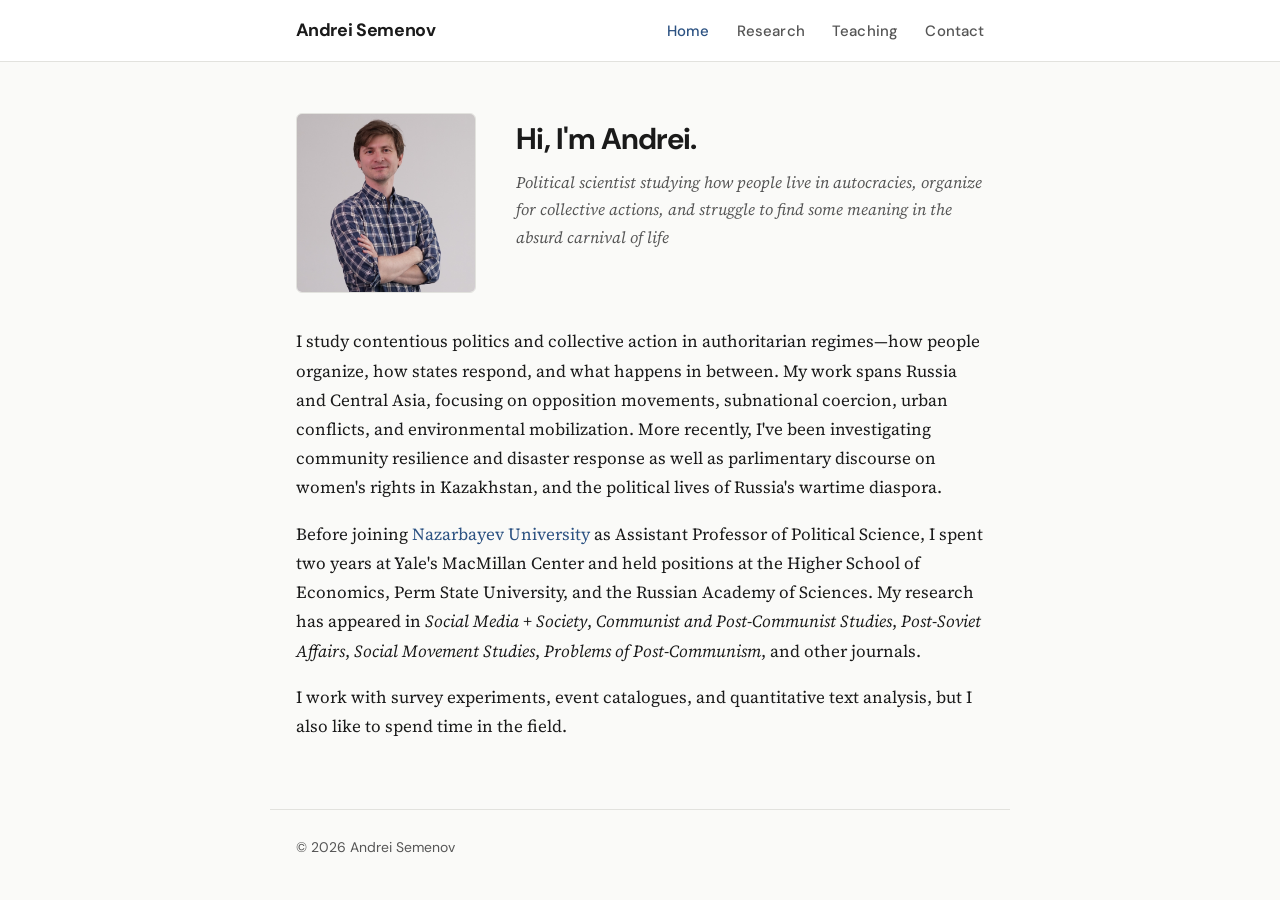
<file: index.html>
<!DOCTYPE html>
<html lang="en">
<head>
  <meta charset="UTF-8">
  <meta name="viewport" content="width=device-width, initial-scale=1.0">
  <title>Andrei Semenov | Political Scientist</title>
  <link rel="preconnect" href="https://fonts.googleapis.com">
  <link href="https://fonts.googleapis.com/css2?family=DM+Sans:wght@400;500;600;700&family=Source+Serif+4:ital,wght@0,400;0,600;1,400&display=swap" rel="stylesheet">
  <link rel="stylesheet" href="style.css">
</head>
<body>

<nav>
  <div class="nav-inner">
    <a href="index.html" class="nav-name">Andrei Semenov</a>
    <ul class="nav-links">
      <li><a href="index.html" class="active">Home</a></li>
      <li><a href="research.html">Research</a></li>
      <li><a href="teaching.html">Teaching</a></li>
      <li><a href="contact.html">Contact</a></li>
    </ul>
  </div>
</nav>

<main>
  <div class="hero">
    <img src="photo.JPG" alt="Andrei Semenov" class="hero-photo">
    <div class="hero-text">
      <h1>Hi, I'm Andrei.</h1>
      <p class="tagline">Political scientist studying how people live in autocracies, organize for collective actions, and struggle to find some meaning in the absurd carnival of life </p>
    </div>
  </div>

  <div class="bio">
    <p>I study contentious politics and collective action in authoritarian regimes&mdash;how people organize, how states respond, and what happens in between. My work spans Russia and Central Asia, focusing on opposition movements, subnational coercion, urban conflicts, and environmental mobilization. More recently, I've been investigating community resilience and disaster response as well as parlimentary discourse on women's rights in Kazakhstan, and the political lives of Russia's wartime diaspora.</p>

    <p>Before joining <a href="https://nu.edu.kz">Nazarbayev University</a> as Assistant Professor of Political Science, I spent two years at Yale's MacMillan Center and held positions at the Higher School of Economics, Perm State University, and the Russian Academy of Sciences. My research has appeared in <em> Social Media + Society</em>, <em>Communist and Post-Communist Studies</em>, <em>Post-Soviet Affairs</em>, <em>Social Movement Studies</em>, <em>Problems of Post-Communism</em>, and other journals.</p>

    <p>I work with survey experiments, event catalogues, and quantitative text analysis, but I also like to spend time in the field. </p>
  </div>
</main>

<footer>
  &copy; 2026 Andrei Semenov
</footer>

</body>
</html>
</file>
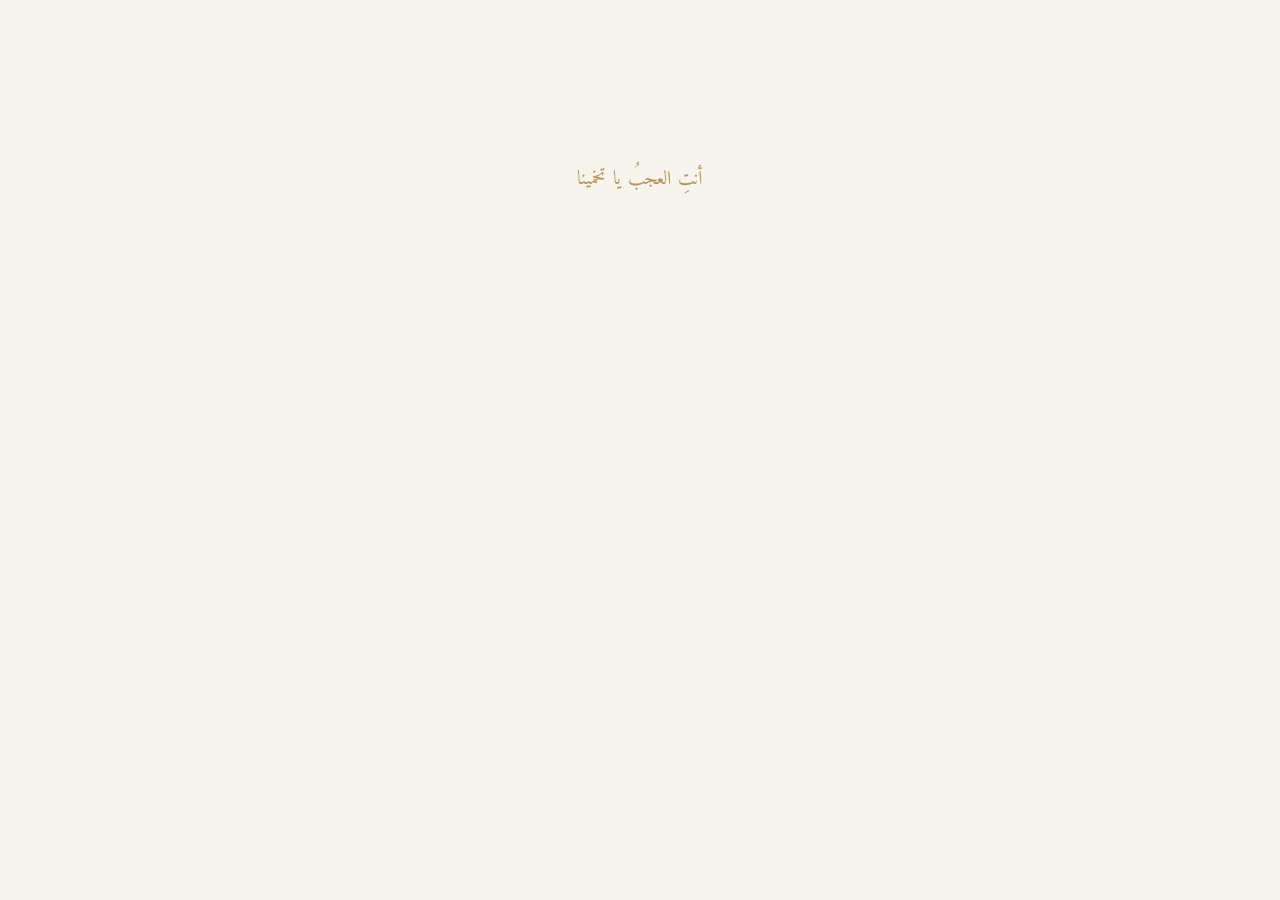
<file: t/index.html>
<!DOCTYPE html>
<html lang="en">
<head>
<meta charset="utf-8">
<meta name="viewport" content="width=device-width, initial-scale=1">
<title>t</title>
<style>
  @import url('https://fonts.googleapis.com/css2?family=IM+Fell+English:ital@0;1&family=Amiri:ital@0;1&display=swap');

  *, *::before, *::after { box-sizing: border-box; margin: 0; padding: 0; }

  :root {
    --bg:   #f7f4ee;
    --ink:  #1c1a16;
    --dim:  #9a9182;
    --gold: #b8935a;
  }

  html, body {
    height: 100%;
    background: var(--bg);
    color: var(--ink);
  }

  body {
    display: flex;
    flex-direction: column;
    align-items: center;
    justify-content: center;
    min-height: 100vh;
    padding: 3rem 1.5rem;
  }

  .page {
    max-width: 420px;
    width: 100%;
    opacity: 0;
    transition: opacity 2.4s ease;
  }
  .page.visible { opacity: 1; }

  /* Arabic dedication */
  .dedication {
    font-family: 'Amiri', serif;
    font-size: 1.22rem;
    color: var(--gold);
    text-align: center;
    direction: rtl;
    letter-spacing: 0.01em;
    line-height: 1.7;
    margin-bottom: 0.3rem;
    opacity: 0;
    transition: opacity 1.8s ease;
  }
  .dedication.visible { opacity: 1; }

  .transliteration {
    font-family: 'IM Fell English', Georgia, serif;
    font-style: italic;
    font-size: 0.72rem;
    color: var(--dim);
    text-align: center;
    letter-spacing: 0.08em;
    margin-bottom: 3.2rem;
    opacity: 0;
    transition: opacity 1.8s ease;
  }
  .transliteration.visible { opacity: 1; }

  /* Poem */
  .poem {
    font-family: 'IM Fell English', Georgia, serif;
    font-size: 1.01rem;
    line-height: 2.05;
    color: var(--ink);
  }

  .line {
    display: block;
    opacity: 0;
    transform: translateY(3px);
    transition: opacity 1.1s ease, transform 1.1s ease;
    white-space: nowrap;
  }
  .line.indent {
    padding-left: 2.2em;
  }
  .line.visible {
    opacity: 1;
    transform: translateY(0);
  }

  /* Stanza break */
  .gap { display: block; height: 1.2em; }

  /* Footer */
  .footer {
    margin-top: 3.4rem;
    font-family: 'IM Fell English', Georgia, serif;
    font-style: italic;
    font-size: 0.72rem;
    color: var(--dim);
    letter-spacing: 0.06em;
    opacity: 0;
    transition: opacity 1.8s ease;
  }
  .footer.visible { opacity: 1; }

  /* Blanked state */
  .blanked .poem,
  .blanked .dedication,
  .blanked .transliteration,
  .blanked .footer {
    opacity: 0 !important;
    transition: opacity 3s ease !important;
  }
  .blanked .remnant {
    opacity: 1 !important;
  }

  .remnant {
    font-family: 'Amiri', serif;
    font-size: 0.95rem;
    color: var(--gold);
    direction: rtl;
    text-align: center;
    margin-top: 0;
    opacity: 0;
    transition: opacity 3s ease;
    position: absolute;
    left: 50%;
    transform: translateX(-50%);
    white-space: nowrap;
  }
</style>
</head>
<body>

<div class="page" id="page">

  <div class="dedication" id="dedication">أنتِ العجبُ يا تخمينا</div>
  <div class="transliteration" id="translit">anti l-ʿajabu yā takhmīnā</div>

  <div class="poem" id="poem">
    <span class="line">A thousand ways</span>
    <span class="gap"></span>
    <span class="line">There are thousands ways to cook a fish,</span>
    <span class="line indent">or sit on a bench cross-legged.</span>
    <span class="line">There are thousands ways to drop the ball from 19th floor</span>
    <span class="line indent">and wathc it speeding towards the ground and grass below.</span>
    <span class="line">There are thousands ways to ride a wave</span>
    <span class="line indent">at the pristine shores of the Pacific ocean.</span>
    <span class="line">And many more to draw and apple — or a bee.</span>
    <span class="line">There are thousands ways to read a book or human's palm</span>
    <span class="line indent">that promises tornadoes and storms.</span>
    <span class="line">Yet there is just one way to so tell you how</span>
    <span class="line indent">a thousand times I think about you.</span>
  </div>

  <div class="footer" id="footer"></div>

  <div class="remnant" id="remnant">حانَ وقتُ الغداءِ</div>

</div>

<script>
  // ── CONFIGURATION ──────────────────────────────────────────
  const LINE_DELAY_MS   = 1100;   // pause between each line appearing
  const BLANK_AFTER_MS  = 6 * 60 * 60 * 1000;  // blank after 6 hours
  // ───────────────────────────────────────────────────────────

  const page      = document.getElementById('page');
  const ded       = document.getElementById('dedication');
  const translit  = document.getElementById('translit');
  const footer    = document.getElementById('footer');
  const remnant   = document.getElementById('remnant');
  const lines     = Array.from(document.querySelectorAll('.line:not(.gap)'));

  // Check if already blanked (using sessionStorage so refresh still shows)
  const openedAt  = localStorage.getItem('t_opened');
  const now       = Date.now();

  if (openedAt && (now - parseInt(openedAt)) > BLANK_AFTER_MS) {
    blankNow();
  } else {
    if (!openedAt) localStorage.setItem('t_opened', now);
    reveal();
    setTimeout(blankGracefully, BLANK_AFTER_MS);
  }

  function reveal() {
    // Page fade-in
    requestAnimationFrame(() => {
      page.classList.add('visible');
    });

    // Dedication
    setTimeout(() => ded.classList.add('visible'), 600);
    setTimeout(() => translit.classList.add('visible'), 1400);

    // Lines, one by one
    const startDelay = 2600;
    lines.forEach((line, i) => {
      setTimeout(() => line.classList.add('visible'), startDelay + i * LINE_DELAY_MS);
    });

    // Footer after last line
    const footerDelay = startDelay + lines.length * LINE_DELAY_MS + 800;
    setTimeout(() => footer.classList.add('visible'), footerDelay);
  }

  function blankGracefully() {
    page.classList.add('blanked');
    setTimeout(() => remnant.style.opacity = '1', 3200);
  }

  function blankNow() {
    page.classList.add('visible');
    page.classList.add('blanked');
    remnant.style.transition = 'opacity 1.8s ease';
    setTimeout(() => remnant.style.opacity = '1', 800);
  }
</script>
</body>
</html>
</file>
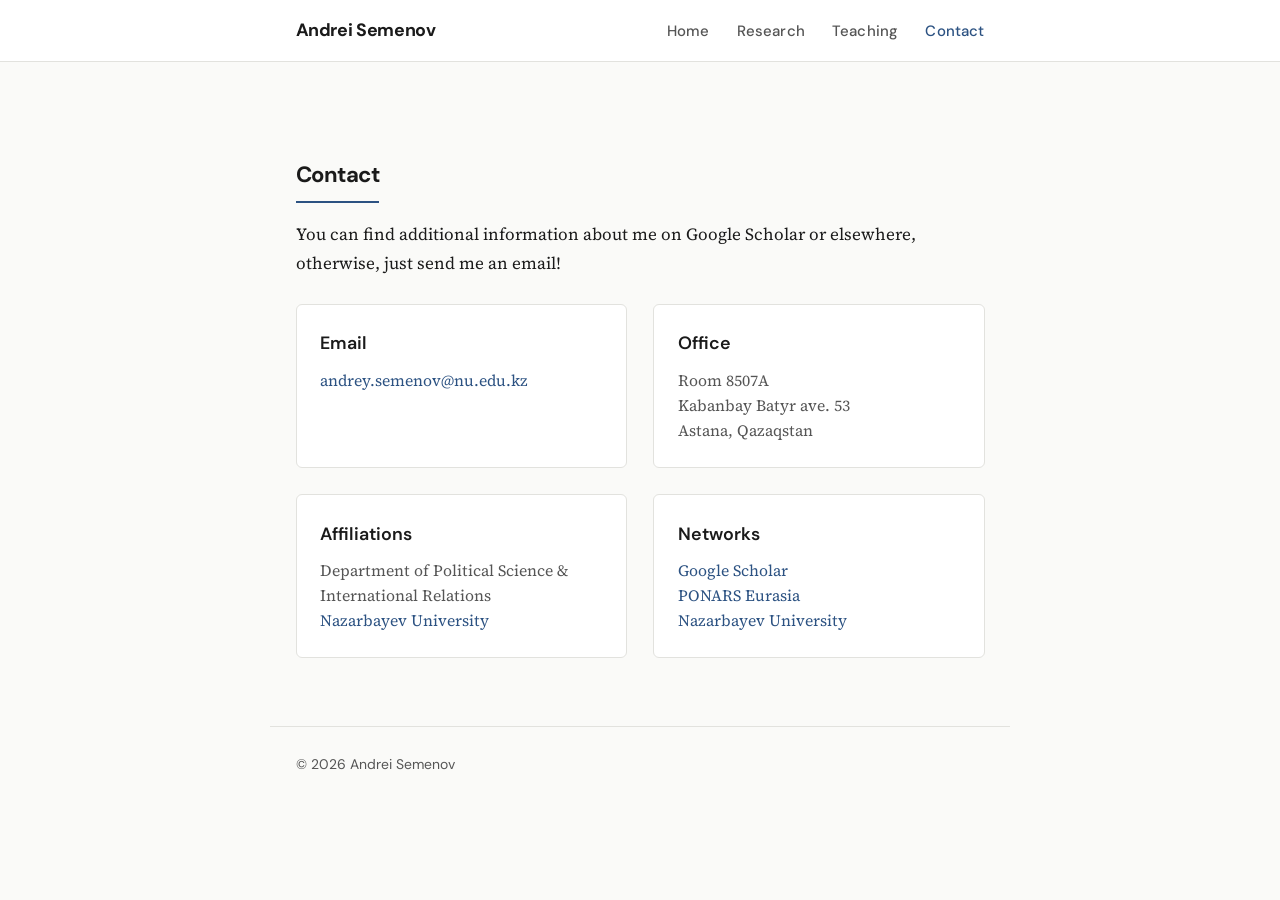
<file: contact.html>
<!DOCTYPE html>
<html lang="en">
<head>
  <meta charset="UTF-8">
  <meta name="viewport" content="width=device-width, initial-scale=1.0">
  <title>Contact | Andrei Semenov</title>
  <link rel="preconnect" href="https://fonts.googleapis.com">
  <link href="https://fonts.googleapis.com/css2?family=DM+Sans:wght@400;500;600;700&family=Source+Serif+4:ital,wght@0,400;0,600;1,400&display=swap" rel="stylesheet">
  <link rel="stylesheet" href="style.css">
</head>
<body>

<nav>
  <div class="nav-inner">
    <a href="index.html" class="nav-name">Andrei Semenov</a>
    <ul class="nav-links">
      <li><a href="index.html">Home</a></li>
      <li><a href="research.html">Research</a></li>
      <li><a href="teaching.html">Teaching</a></li>
      <li><a href="contact.html" class="active">Contact</a></li>
    </ul>
  </div>
</nav>

<main>
  <h2>Contact</h2>
  <p>You can find additional information about me on Google Scholar or elsewhere, otherwise, just send me an email! </p>

  <div class="contact-grid">
    <div class="contact-card">
      <h3>Email</h3>
      <p><a href="mailto:andrey.semenov@nu.edu.kz">andrey.semenov@nu.edu.kz</a></p>
    </div>
    <div class="contact-card">
      <h3>Office</h3>
      <p>Room 8507A<br>Kabanbay Batyr ave. 53<br>Astana, Qazaqstan</p>
    </div>
    <div class="contact-card">
      <h3>Affiliations</h3>
      <p>Department of Political Science &amp; International Relations<br>
      <a href="https://nu.edu.kz">Nazarbayev University</a></p>
    </div>
    <div class="contact-card">
      <h3>Networks</h3>
      <p><a href="https://scholar.google.ru/citations?user=gDiApJcAAAAJ&hl=en">Google Scholar</a><br>
      <a href="https://www.ponarseurasia.org/author/andrei-semenov/">PONARS Eurasia</a><br>
      <a href="https://research.nu.edu.kz/en/persons/andrey-semenov/">Nazarbayev University</a></p>
    </div>
  </div>
</main>

<footer>
  &copy; 2026 Andrei Semenov
</footer>

</body>
</html>
</file>
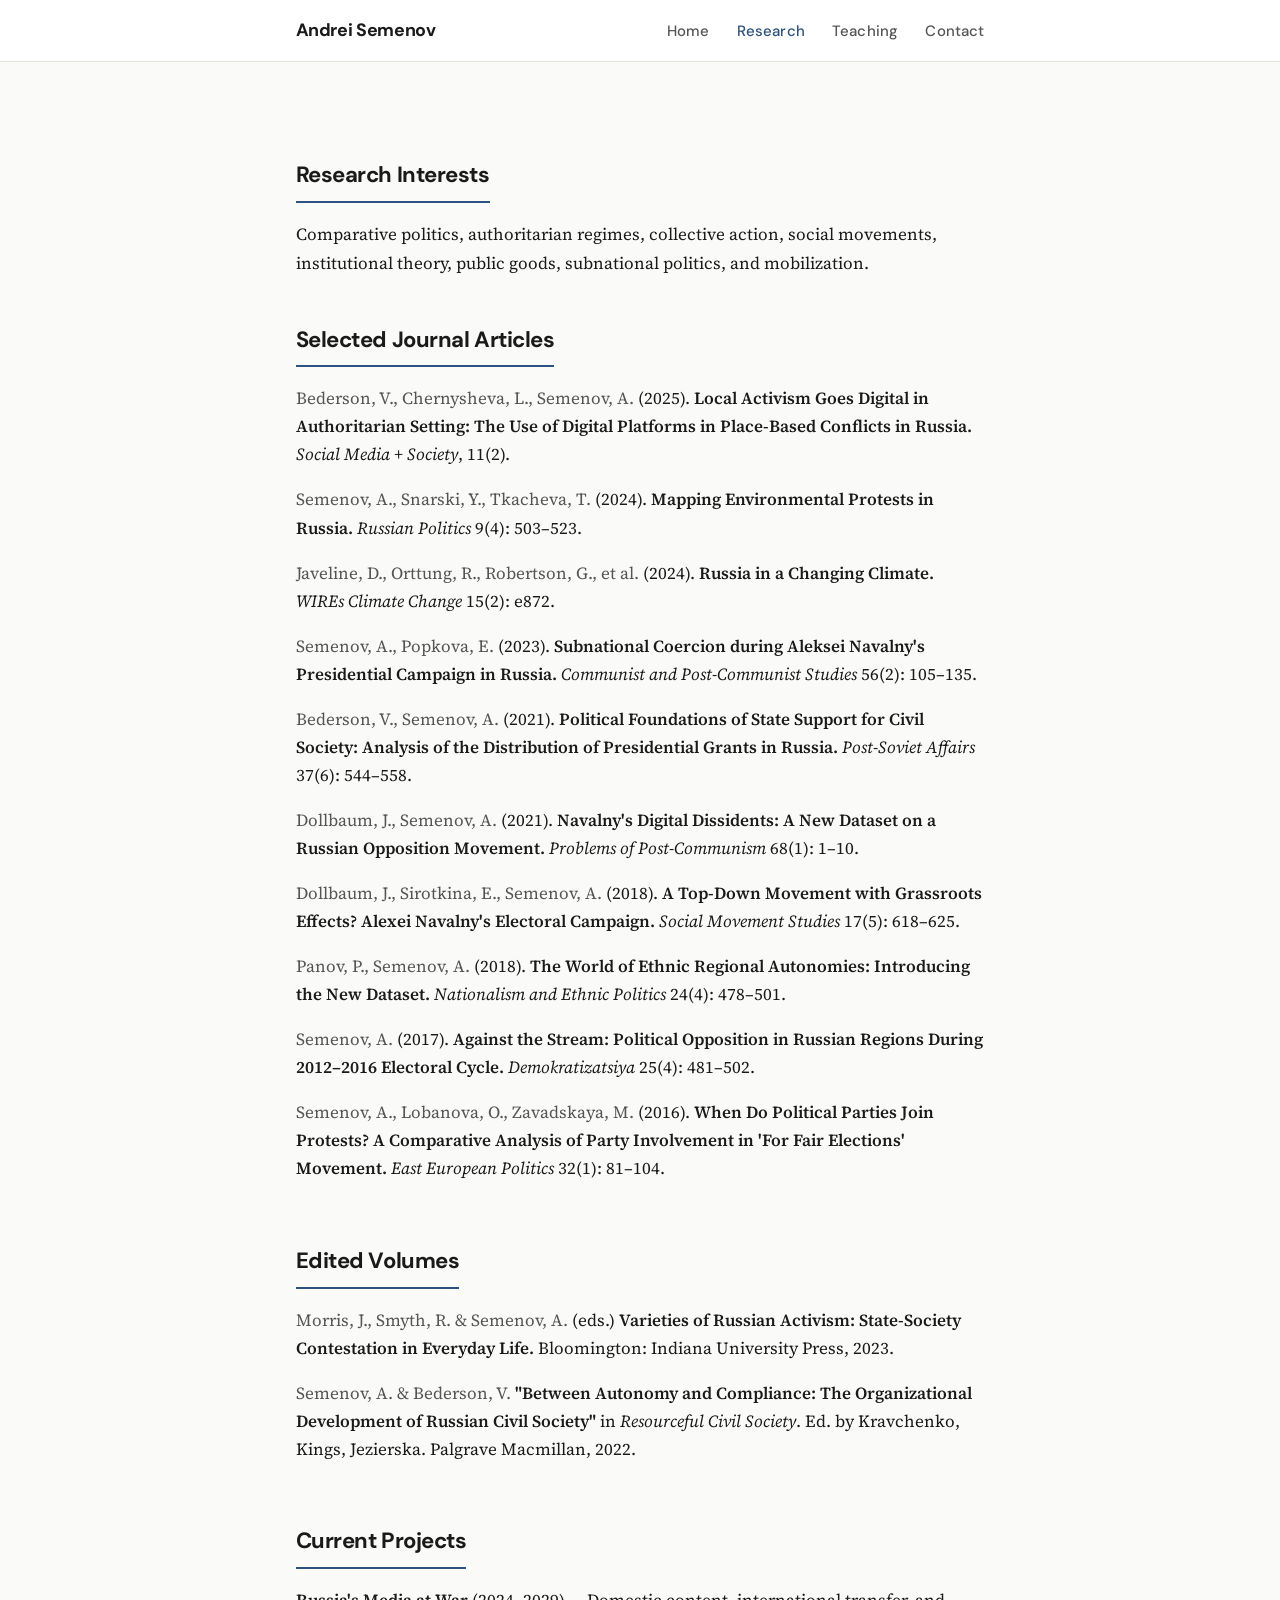
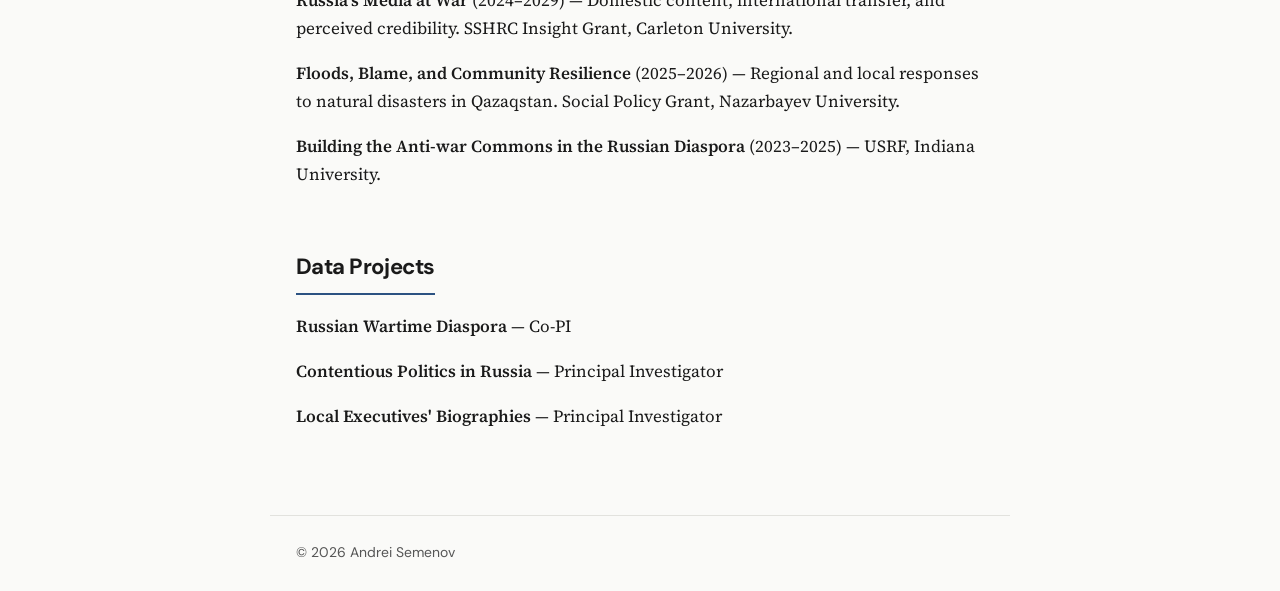
<file: research.html>
<!DOCTYPE html>
<html lang="en">
<head>
  <meta charset="UTF-8">
  <meta name="viewport" content="width=device-width, initial-scale=1.0">
  <title>Research | Andrei Semenov</title>
  <link rel="preconnect" href="https://fonts.googleapis.com">
  <link href="https://fonts.googleapis.com/css2?family=DM+Sans:wght@400;500;600;700&family=Source+Serif+4:ital,wght@0,400;0,600;1,400&display=swap" rel="stylesheet">
  <link rel="stylesheet" href="style.css">
</head>
<body>

<nav>
  <div class="nav-inner">
    <a href="index.html" class="nav-name">Andrei Semenov</a>
    <ul class="nav-links">
      <li><a href="index.html">Home</a></li>
      <li><a href="research.html" class="active">Research</a></li>
      <li><a href="teaching.html">Teaching</a></li>
      <li><a href="contact.html">Contact</a></li>
    </ul>
  </div>
</nav>

<main>
  <h2>Research Interests</h2>
  <p>Comparative politics, authoritarian regimes, collective action, social movements, institutional theory, public goods, subnational politics, and mobilization.</p>

  <h2>Selected Journal Articles</h2>
  <ul class="pub-list">
    <li>
      <span class="authors">Bederson, V., Chernysheva, L., Semenov, A.</span> (2025).
      <span class="title">Local Activism Goes Digital in Authoritarian Setting: The Use of Digital Platforms in Place-Based Conflicts in Russia.</span>
      <span class="venue">Social Media + Society</span>, 11(2).
    </li>
    <li>
      <span class="authors">Semenov, A., Snarski, Y., Tkacheva, T.</span> (2024).
      <span class="title">Mapping Environmental Protests in Russia.</span>
      <span class="venue">Russian Politics</span> 9(4): 503–523.
    </li>
    <li>
      <span class="authors">Javeline, D., Orttung, R., Robertson, G., et al.</span> (2024).
      <span class="title">Russia in a Changing Climate.</span>
      <span class="venue">WIREs Climate Change</span> 15(2): e872.
    </li>
    <li>
      <span class="authors">Semenov, A., Popkova, E.</span> (2023).
      <span class="title">Subnational Coercion during Aleksei Navalny's Presidential Campaign in Russia.</span>
      <span class="venue">Communist and Post-Communist Studies</span> 56(2): 105–135.
    </li>
    <li>
      <span class="authors">Bederson, V., Semenov, A.</span> (2021).
      <span class="title">Political Foundations of State Support for Civil Society: Analysis of the Distribution of Presidential Grants in Russia.</span>
      <span class="venue">Post-Soviet Affairs</span> 37(6): 544–558.
    </li>
    <li>
      <span class="authors">Dollbaum, J., Semenov, A.</span> (2021).
      <span class="title">Navalny's Digital Dissidents: A New Dataset on a Russian Opposition Movement.</span>
      <span class="venue">Problems of Post-Communism</span> 68(1): 1–10.
    </li>
    <li>
      <span class="authors">Dollbaum, J., Sirotkina, E., Semenov, A.</span> (2018).
      <span class="title">A Top-Down Movement with Grassroots Effects? Alexei Navalny's Electoral Campaign.</span>
      <span class="venue">Social Movement Studies</span> 17(5): 618–625.
    </li>
    <li>
      <span class="authors">Panov, P., Semenov, A.</span> (2018).
      <span class="title">The World of Ethnic Regional Autonomies: Introducing the New Dataset.</span>
      <span class="venue">Nationalism and Ethnic Politics</span> 24(4): 478–501.
    </li>
    <li>
      <span class="authors">Semenov, A.</span> (2017).
      <span class="title">Against the Stream: Political Opposition in Russian Regions During 2012–2016 Electoral Cycle.</span>
      <span class="venue">Demokratizatsiya</span> 25(4): 481–502.
    </li>
    <li>
      <span class="authors">Semenov, A., Lobanova, O., Zavadskaya, M.</span> (2016).
      <span class="title">When Do Political Parties Join Protests? A Comparative Analysis of Party Involvement in 'For Fair Elections' Movement.</span>
      <span class="venue">East European Politics</span> 32(1): 81–104.
    </li>
  </ul>

  <h2>Edited Volumes</h2>
  <ul class="pub-list">
    <li>
      <span class="authors">Morris, J., Smyth, R. &amp; Semenov, A.</span> (eds.)
      <span class="title">Varieties of Russian Activism: State-Society Contestation in Everyday Life.</span>
      Bloomington: Indiana University Press, 2023.
    </li>
    <li>
      <span class="authors">Semenov, A. &amp; Bederson, V.</span>
      <span class="title">"Between Autonomy and Compliance: The Organizational Development of Russian Civil Society"</span> in <span class="venue">Resourceful Civil Society</span>. Ed. by Kravchenko, Kings, Jezierska. Palgrave Macmillan, 2022.
    </li>
  </ul>

  <h2>Current Projects</h2>
  <ul class="pub-list">
    <li>
      <span class="title">Russia's Media at War</span> (2024–2029) &mdash; Domestic content, international transfer, and perceived credibility. SSHRC Insight Grant, Carleton University.
    </li>
    <li>
      <span class="title">Floods, Blame, and Community Resilience</span> (2025–2026) &mdash; Regional and local responses to natural disasters in Qazaqstan. Social Policy Grant, Nazarbayev University.
    </li>
    <li>
      <span class="title">Building the Anti-war Commons in the Russian Diaspora</span> (2023–2025) &mdash; USRF, Indiana University.
    </li>
  </ul>

  <h2>Data Projects</h2>
  <ul class="pub-list">
    <li><span class="title">Russian Wartime Diaspora</span> &mdash; Co-PI</li>
    <li><span class="title">Contentious Politics in Russia</span> &mdash; Principal Investigator</li>
    <li><span class="title">Local Executives' Biographies</span> &mdash; Principal Investigator</li>
  </ul>
</main>

<footer>
  &copy; 2026 Andrei Semenov
</footer>

</body>
</html>
</file>
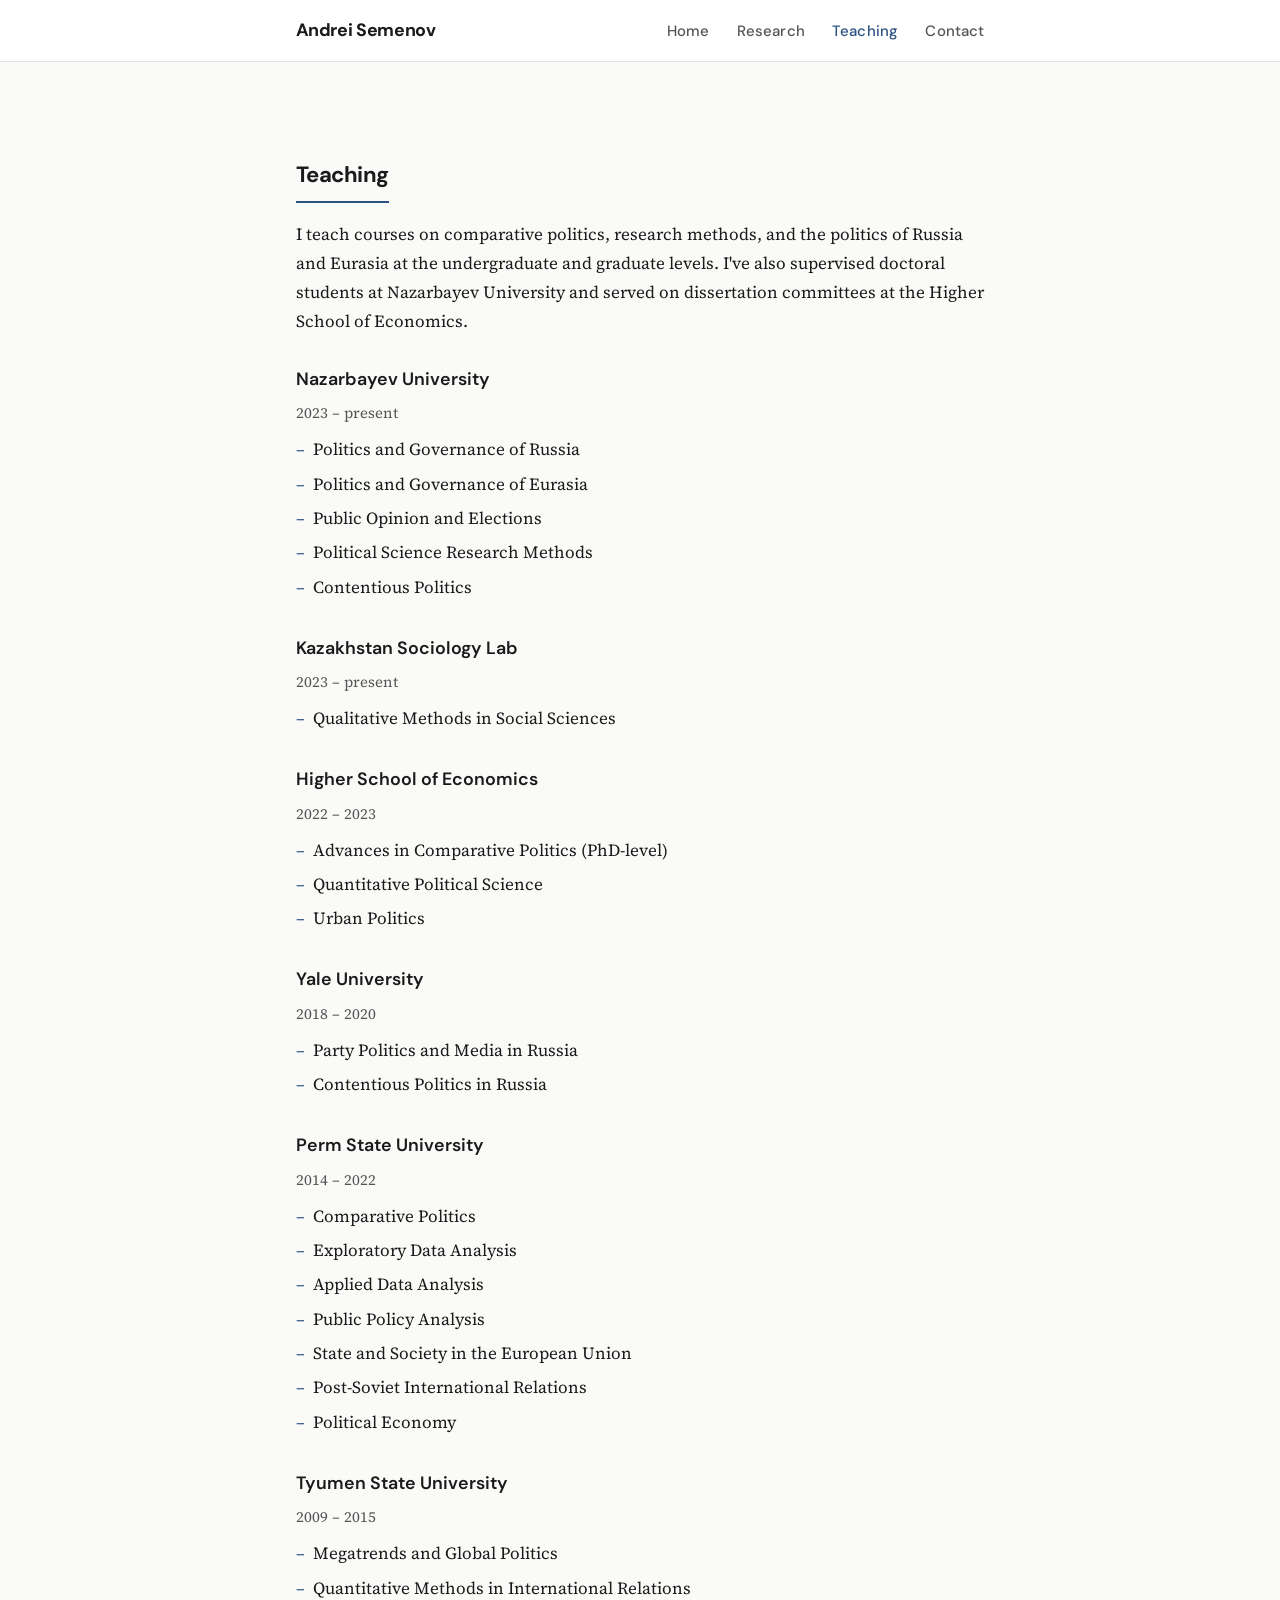
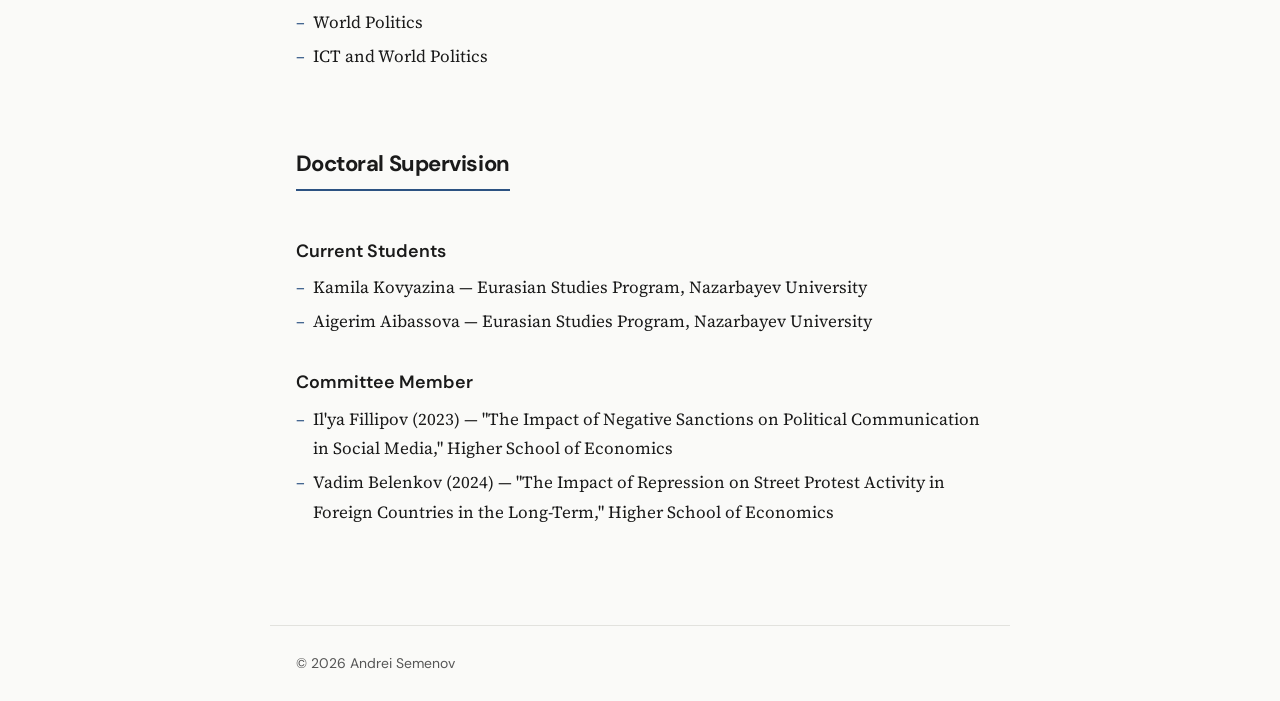
<file: teaching.html>
<!DOCTYPE html>
<html lang="en">
<head>
  <meta charset="UTF-8">
  <meta name="viewport" content="width=device-width, initial-scale=1.0">
  <title>Teaching | Andrei Semenov</title>
  <link rel="preconnect" href="https://fonts.googleapis.com">
  <link href="https://fonts.googleapis.com/css2?family=DM+Sans:wght@400;500;600;700&family=Source+Serif+4:ital,wght@0,400;0,600;1,400&display=swap" rel="stylesheet">
  <link rel="stylesheet" href="style.css">
</head>
<body>

<nav>
  <div class="nav-inner">
    <a href="index.html" class="nav-name">Andrei Semenov</a>
    <ul class="nav-links">
      <li><a href="index.html">Home</a></li>
      <li><a href="research.html">Research</a></li>
      <li><a href="teaching.html" class="active">Teaching</a></li>
      <li><a href="contact.html">Contact</a></li>
    </ul>
  </div>
</nav>

<main>
  <h2>Teaching</h2>
  <p>I teach courses on comparative politics, research methods, and the politics of Russia and Eurasia at the undergraduate and graduate levels. I've also supervised doctoral students at Nazarbayev University and served on dissertation committees at the Higher School of Economics.</p>

  <div class="teach-block">
    <h3>Nazarbayev University</h3>
    <p class="period">2023 – present</p>
    <ul>
      <li>Politics and Governance of Russia</li>
      <li>Politics and Governance of Eurasia</li>
      <li>Public Opinion and Elections</li>
      <li>Political Science Research Methods</li>
      <li>Contentious Politics</li>
    </ul>
  </div>

  <div class="teach-block">
    <h3>Kazakhstan Sociology Lab</h3>
    <p class="period">2023 – present</p>
    <ul>
      <li>Qualitative Methods in Social Sciences</li>
    </ul>
  </div>

  <div class="teach-block">
    <h3>Higher School of Economics</h3>
    <p class="period">2022 – 2023</p>
    <ul>
      <li>Advances in Comparative Politics (PhD-level)</li>
      <li>Quantitative Political Science</li>
      <li>Urban Politics</li>
    </ul>
  </div>

  <div class="teach-block">
    <h3>Yale University</h3>
    <p class="period">2018 – 2020</p>
    <ul>
      <li>Party Politics and Media in Russia</li>
      <li>Contentious Politics in Russia</li>
    </ul>
  </div>

  <div class="teach-block">
    <h3>Perm State University</h3>
    <p class="period">2014 – 2022</p>
    <ul>
      <li>Comparative Politics</li>
      <li>Exploratory Data Analysis</li>
      <li>Applied Data Analysis</li>
      <li>Public Policy Analysis</li>
      <li>State and Society in the European Union</li>
      <li>Post-Soviet International Relations</li>
      <li>Political Economy</li>
    </ul>
  </div>

  <div class="teach-block">
    <h3>Tyumen State University</h3>
    <p class="period">2009 – 2015</p>
    <ul>
      <li>Megatrends and Global Politics</li>
      <li>Quantitative Methods in International Relations</li>
      <li>World Politics</li>
      <li>ICT and World Politics</li>
    </ul>
  </div>

  <h2>Doctoral Supervision</h2>
  <div class="teach-block">
    <h3>Current Students</h3>
    <ul>
      <li>Kamila Kovyazina — Eurasian Studies Program, Nazarbayev University</li>
      <li>Aigerim Aibassova — Eurasian Studies Program, Nazarbayev University</li>
    </ul>
  </div>
  <div class="teach-block">
    <h3>Committee Member</h3>
    <ul>
      <li>Il'ya Fillipov (2023) — "The Impact of Negative Sanctions on Political Communication in Social Media," Higher School of Economics</li>
      <li>Vadim Belenkov (2024) — "The Impact of Repression on Street Protest Activity in Foreign Countries in the Long-Term," Higher School of Economics</li>
    </ul>
  </div>
</main>

<footer>
  &copy; 2026 Andrei Semenov
</footer>

</body>
</html>
</file>
<file: style.css>
/* ── Reset & Base ── */
*, *::before, *::after { margin: 0; padding: 0; box-sizing: border-box; }

:root {
  --text: #1a1a1a;
  --text-light: #555;
  --accent: #2c5282;
  --accent-hover: #1a365d;
  --bg: #fafaf8;
  --card-bg: #ffffff;
  --border: #e2e2de;
  --nav-bg: #ffffff;
  --max-w: 740px;
}

html { font-size: 17px; scroll-behavior: smooth; }

body {
  font-family: 'Source Serif 4', 'Georgia', serif;
  color: var(--text);
  background: var(--bg);
  line-height: 1.72;
  -webkit-font-smoothing: antialiased;
}

a { color: var(--accent); text-decoration: none; transition: color .2s; }
a:hover { color: var(--accent-hover); text-decoration: underline; }

/* ── Navigation ── */
nav {
  background: var(--nav-bg);
  border-bottom: 1px solid var(--border);
  position: sticky; top: 0; z-index: 10;
}
.nav-inner {
  max-width: var(--max-w);
  margin: 0 auto;
  padding: .9rem 1.5rem;
  display: flex;
  align-items: center;
  justify-content: space-between;
}
.nav-name {
  font-family: 'DM Sans', 'Helvetica Neue', sans-serif;
  font-weight: 700;
  font-size: 1.05rem;
  color: var(--text);
  letter-spacing: -.02em;
}
.nav-name:hover { text-decoration: none; color: var(--accent); }
.nav-links { display: flex; gap: 1.6rem; list-style: none; }
.nav-links a {
  font-family: 'DM Sans', 'Helvetica Neue', sans-serif;
  font-size: .88rem;
  font-weight: 500;
  color: var(--text-light);
  letter-spacing: .01em;
}
.nav-links a:hover { color: var(--accent); text-decoration: none; }
.nav-links a.active { color: var(--accent); }

/* ── Main Content ── */
main {
  max-width: var(--max-w);
  margin: 0 auto;
  padding: 3rem 1.5rem 4rem;
}

/* ── Home Hero ── */
.hero {
  display: flex;
  gap: 2.4rem;
  align-items: flex-start;
  margin-bottom: 2rem;
}
.hero-photo {
  width: 180px;
  height: 180px;
  border-radius: 6px;
  object-fit: cover;
  flex-shrink: 0;
  border: 1px solid var(--border);
}
.hero-text h1 {
  font-family: 'DM Sans', 'Helvetica Neue', sans-serif;
  font-size: 1.75rem;
  font-weight: 700;
  margin-bottom: .25rem;
  letter-spacing: -.03em;
  color: var(--text);
}
.hero-text .tagline {
  font-size: .95rem;
  color: var(--text-light);
  margin-bottom: 1.2rem;
  font-style: italic;
}
.bio p { margin-bottom: 1rem; }
.bio p:last-child { margin-bottom: 0; }

/* ── Section Headings ── */
h2 {
  font-family: 'DM Sans', 'Helvetica Neue', sans-serif;
  font-size: 1.3rem;
  font-weight: 700;
  letter-spacing: -.02em;
  margin: 2.5rem 0 1rem;
  padding-bottom: .4rem;
  border-bottom: 2px solid var(--accent);
  display: inline-block;
}

h3 {
  font-family: 'DM Sans', 'Helvetica Neue', sans-serif;
  font-size: 1.05rem;
  font-weight: 600;
  margin: 1.6rem 0 .6rem;
  color: var(--text);
}

/* ── Publication / Item Lists ── */
.pub-list { list-style: none; }
.pub-list li {
  margin-bottom: 1rem;
  padding-left: 0;
  line-height: 1.65;
}
.pub-list .authors { color: var(--text-light); }
.pub-list .title { font-weight: 600; }
.pub-list .venue { font-style: italic; }

/* ── Teaching Table ── */
.teach-block { margin-bottom: 1.8rem; }
.teach-block h3 { margin-bottom: .4rem; }
.teach-block .period {
  font-size: .88rem;
  color: var(--text-light);
  margin-bottom: .5rem;
}
.teach-block ul {
  list-style: none;
  padding: 0;
}
.teach-block li {
  position: relative;
  padding-left: 1rem;
  margin-bottom: .3rem;
}
.teach-block li::before {
  content: '–';
  position: absolute;
  left: 0;
  color: var(--accent);
}

/* ── Contact ── */
.contact-grid {
  display: grid;
  grid-template-columns: 1fr 1fr;
  gap: 1.5rem;
  margin-top: 1.5rem;
}
.contact-card {
  background: var(--card-bg);
  border: 1px solid var(--border);
  border-radius: 6px;
  padding: 1.4rem;
}
.contact-card h3 {
  margin-top: 0;
  margin-bottom: .5rem;
}
.contact-card p {
  font-size: .93rem;
  color: var(--text-light);
  line-height: 1.6;
}

/* ── Footer ── */
footer {
  max-width: var(--max-w);
  margin: 0 auto;
  padding: 1.5rem;
  border-top: 1px solid var(--border);
  font-size: .82rem;
  color: var(--text-light);
  font-family: 'DM Sans', 'Helvetica Neue', sans-serif;
}

/* ── Responsive ── */
@media (max-width: 600px) {
  .hero { flex-direction: column; align-items: center; text-align: center; }
  .hero-photo { width: 150px; height: 150px; }
  .contact-grid { grid-template-columns: 1fr; }
  .nav-inner { flex-direction: column; gap: .5rem; }
}
</file>
